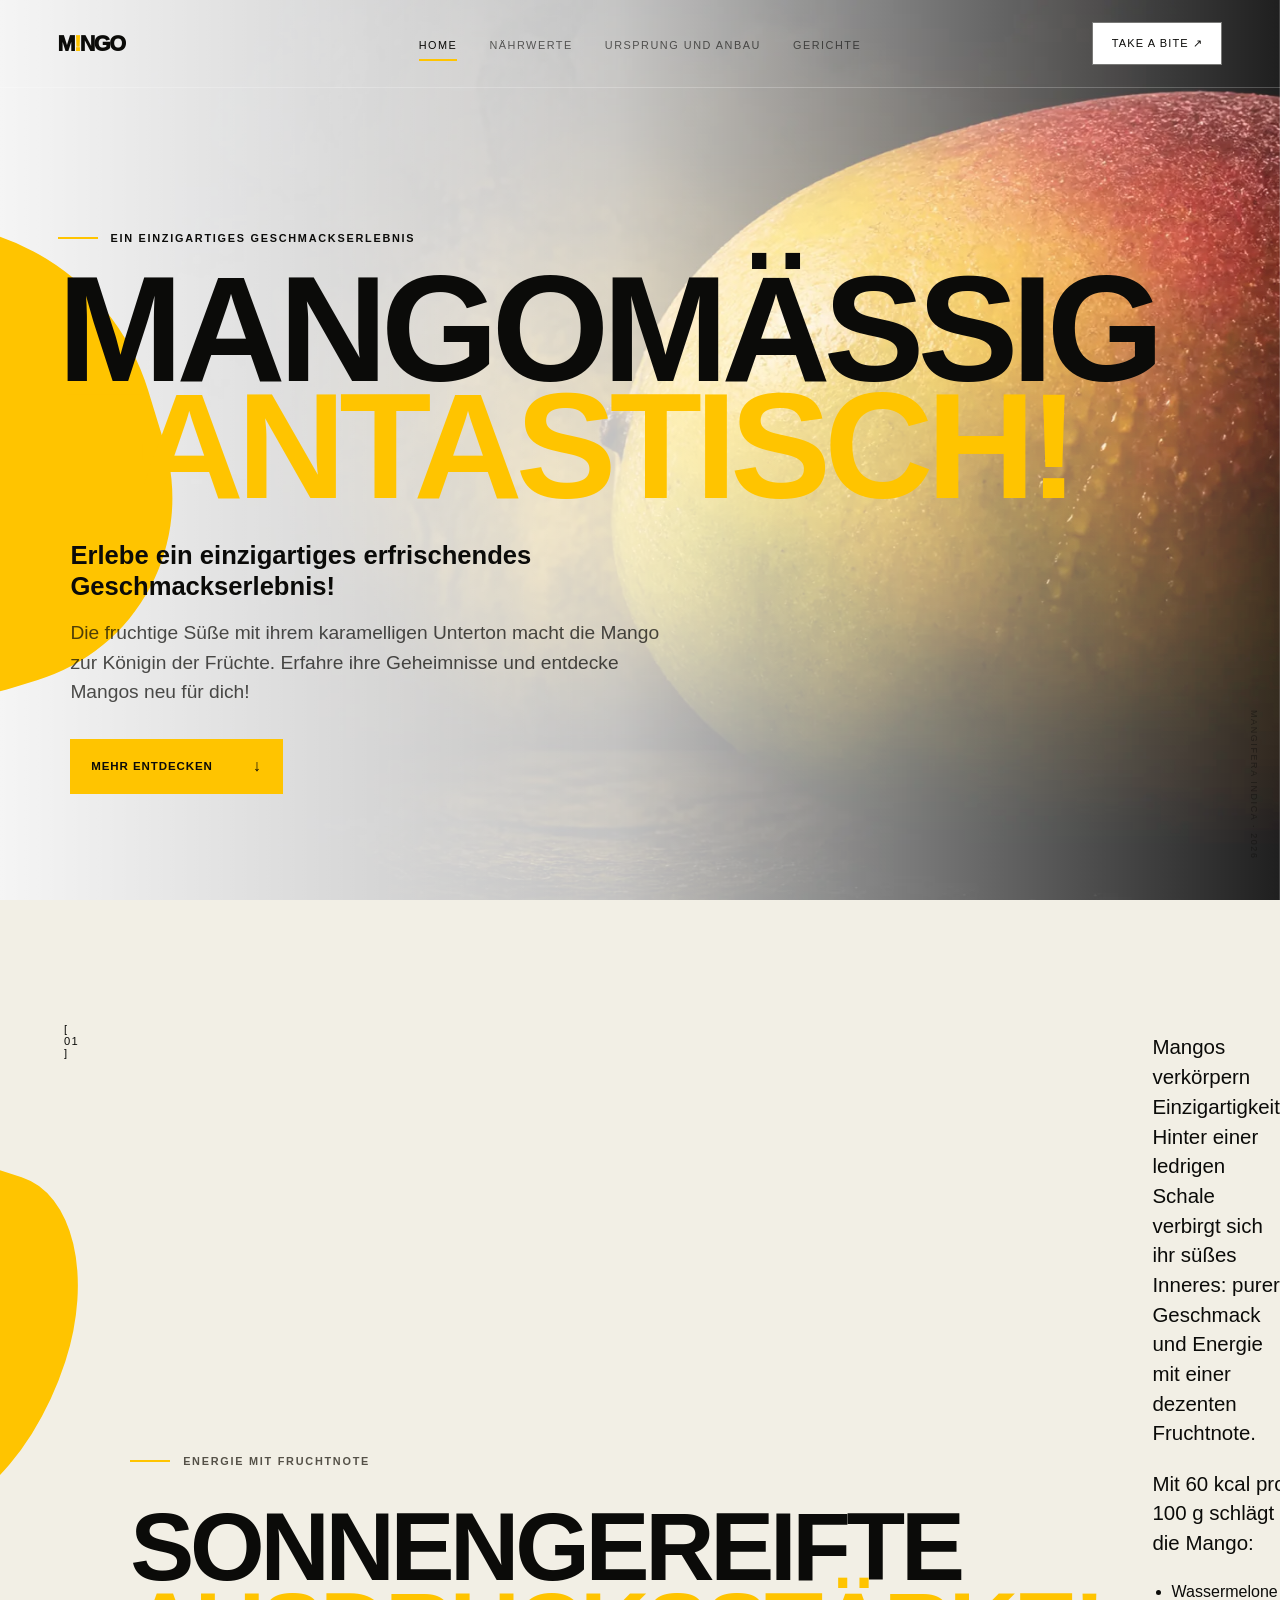
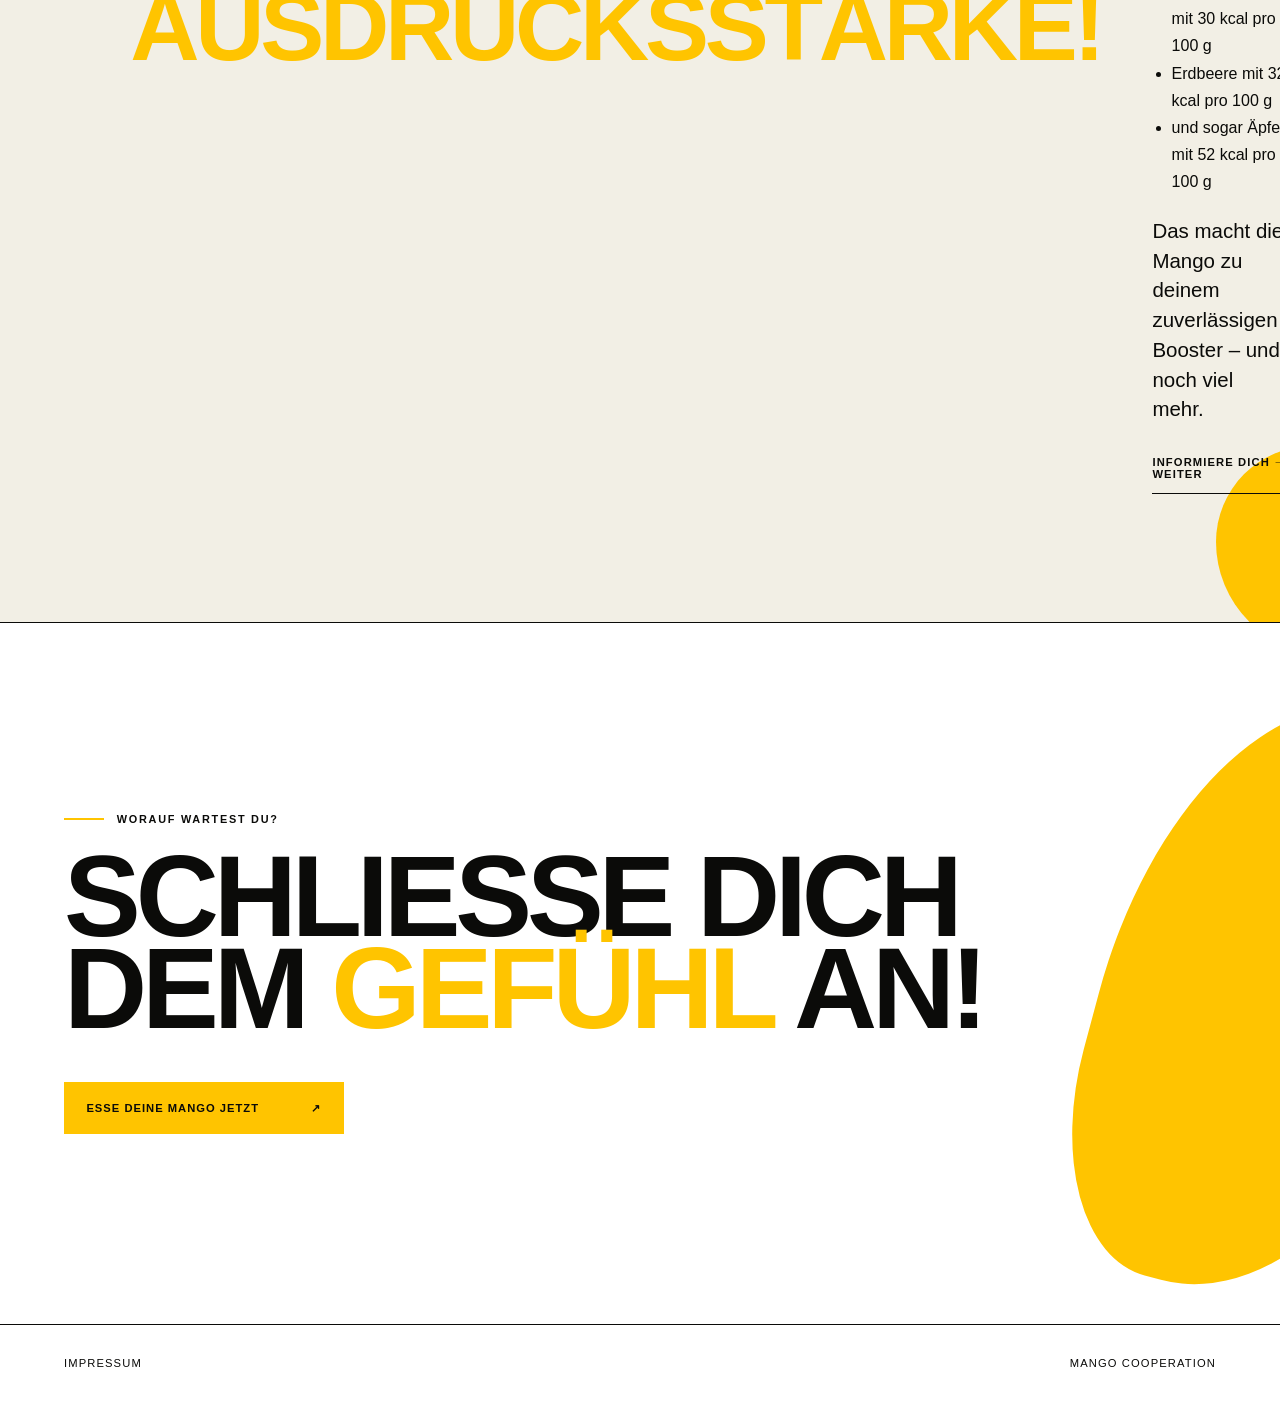
<file: index.html>
<!DOCTYPE html>
<html lang="de">

<head>
    <meta charset="UTF-8">
    <meta name="viewport" content="width=device-width, initial-scale=1.0">
    <title>M!NGO – Mangomäßig fantastisch!</title>
    <meta
        name="description"
        content="Entdecke den einzigartigen Geschmack der Mango, ihre Energie und ihre Geheimnisse."
    >
    <meta property="og:image" content="assets/og.webp">
    <link rel="stylesheet" href="styles.css">
</head>

<body>

    <main>

        <section class="hero">

            <nav class="site-nav" aria-label="Hauptnavigation">

                <a class="brand" href="index.html" aria-label="Mango Startseite">
                    M<span>!</span>NGO
                </a>

                <ul class="nav-links">
                    <li><a class="active" href="index.html">Home</a></li>
                    <li><a href="nutrition.html">Nährwerte</a></li>
                    <li><a href="ursprung.html">Ursprung und Anbau</a></li>
                    <li><a href="gerichte.html">Gerichte</a></li>
                </ul>

                <a class="nav-cta" href="bite.html">Take a bite ↗</a>

            </nav>

            <div class="hero-image" aria-hidden="true"></div>
            <div class="hero-glow" aria-hidden="true"></div>

            <div class="hero-content">

                <p class="eyebrow">
                    <span></span>
                    Ein einzigartiges Geschmackserlebnis
                </p>

                <h1>
                    Mangomäßig<br>
                    <em>fantastisch!</em>
                </h1>

                <h2>
                    Erlebe ein einzigartiges erfrischendes Geschmackserlebnis!
                </h2>

                <p class="hero-copy">
                    Die fruchtige Süße mit ihrem karamelligen Unterton macht die Mango zur Königin der Früchte.
                    Erfahre ihre Geheimnisse und entdecke Mangos neu für dich!
                </p>

                <a class="button-primary" href="#mango-article">
                    Mehr entdecken
                    <span>↓</span>
                </a>

            </div>

            <p class="vertical-label">MANGIFERA INDICA · 2026</p>

        </section>

        <article class="manifesto" id="mango-article">

            <p class="section-number">[ 01 ]</p>

            <div>

                <p class="eyebrow dark">
                    <span></span>
                    Energie mit Fruchtnote
                </p>

                <h2>
                    Sonnengereifte<br>
                    <em>Ausdrucksstärke!</em>
                </h2>

            </div>

            <div class="manifesto-copy">

                <p>
                    Mangos verkörpern Einzigartigkeit. Hinter einer ledrigen Schale verbirgt sich ihr süßes
                    Inneres: purer Geschmack und Energie mit einer dezenten Fruchtnote.
                </p>

                <p>Mit 60 kcal pro 100 g schlägt die Mango:</p>

                <ul class="fruit-comparison">
                    <li>Wassermelone mit 30 kcal pro 100 g</li>
                    <li>Erdbeere mit 32 kcal pro 100 g</li>
                    <li>und sogar Äpfel mit 52 kcal pro 100 g</li>
                </ul>

                <p>
                    Das macht die Mango zu deinem zuverlässigen Booster – und noch viel mehr.
                </p>

                <a href="nutrition.html">
                    Informiere dich weiter
                    <span>→</span>
                </a>

            </div>

        </article>

        <section class="home-bite-cta">

            <p class="eyebrow">
                <span></span>
                Worauf wartest du?
            </p>

            <h2>
                Schließe dich<br>
                dem <em>Gefühl</em> an!
            </h2>

            <a href="bite.html">
                Esse deine Mango jetzt
                <span>↗</span>
            </a>

        </section>

    </main>

    <footer class="site-footer">
        <a href="impressum.html">Impressum</a>
        <p>Mango Cooperation</p>
    </footer>

</body>

</html>
</file>
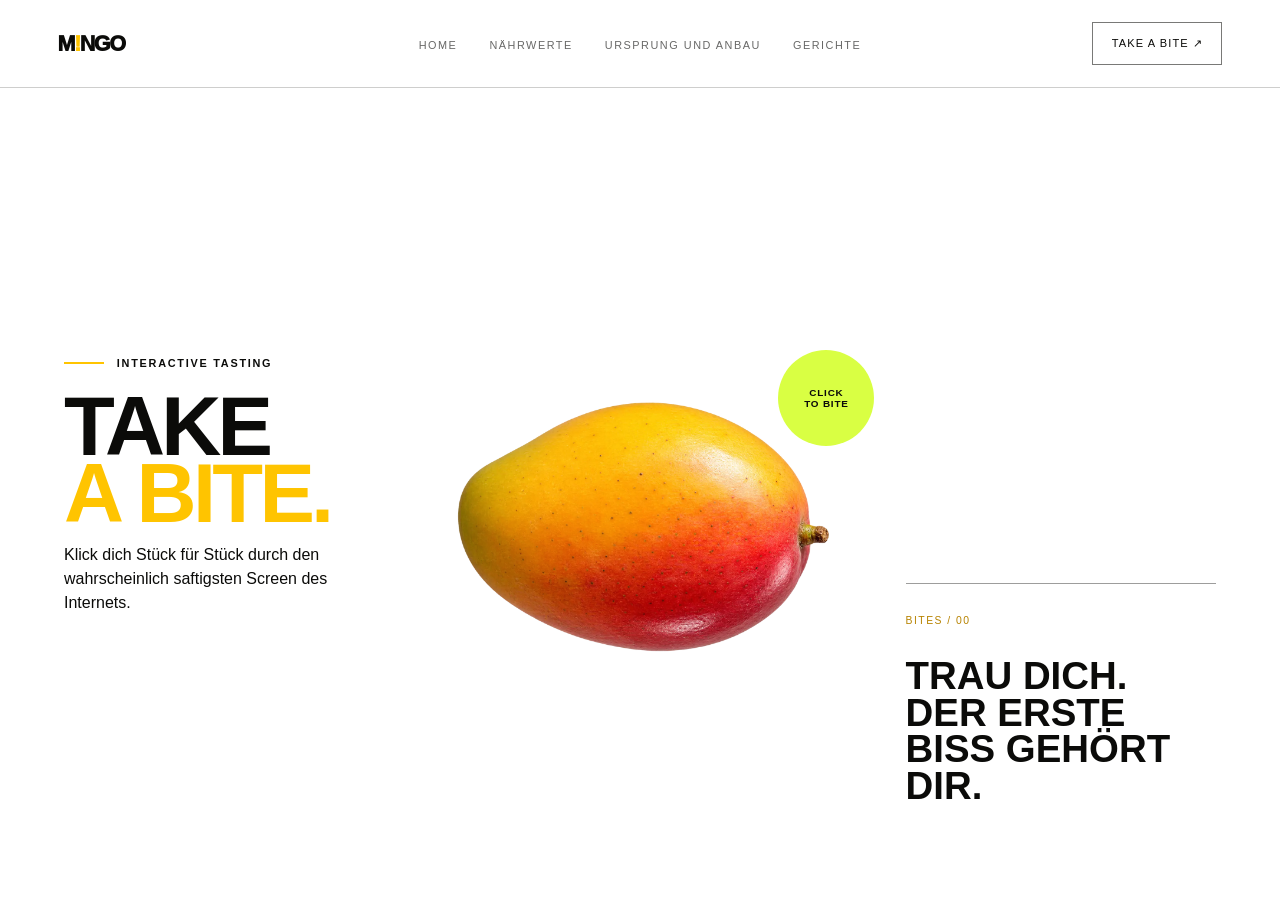
<file: bite.html>
<!DOCTYPE html>
<html lang="de">

<head>
    <meta charset="UTF-8">
    <meta name="viewport" content="width=device-width, initial-scale=1.0">
    <title>Take a Bite – M!NGO</title>
    <link rel="stylesheet" href="styles.css">
    <script src="script.js" defer></script>
</head>

<body class="bite-page">

    <main>

        <nav class="site-nav" aria-label="Hauptnavigation">

            <a class="brand" href="index.html">M<span>!</span>NGO</a>

            <ul class="nav-links">
                <li><a href="index.html">Home</a></li>
                <li><a href="nutrition.html">Nährwerte</a></li>
                <li><a href="ursprung.html">Ursprung und Anbau</a></li>
                <li><a href="gerichte.html">Gerichte</a></li>
            </ul>

            <a class="nav-cta active" href="bite.html">Take a bite ↗</a>

        </nav>

        <header class="bite-intro">

            <p class="eyebrow">
                <span></span>
                Interactive tasting
            </p>

            <h1>
                TAKE<br>
                <em>A BITE.</em>
            </h1>

            <p>
                Klick dich Stück für Stück durch den wahrscheinlich saftigsten Screen des Internets.
            </p>

        </header>

        <section class="bite-stage" aria-label="Interaktive Mango">

            <button
                class="bite-target"
                id="bite-target"
                type="button"
                aria-label="Ein Stück von der Mango abbeißen"
            >

                <span class="mango-frame">
                    <img
                        id="bite-image"
                        src="assets/bite-mango.webp"
                        alt="Eine vollständig sichtbare, reife Mango"
                    >

                    <span class="bite-marks" aria-hidden="true">
                        <span class="bite-mark bite-mark-one"></span>
                        <span class="bite-mark bite-mark-two"></span>
                        <span class="bite-mark bite-mark-three"></span>
                        <span class="bite-mark bite-mark-four"></span>
                        <span class="bite-mark bite-mark-five"></span>
                    </span>
                </span>

                <span class="click-orbit" id="click-orbit">
                    CLICK<br>
                    TO BITE
                </span>

            </button>

        </section>

        <section class="bite-status" aria-live="polite">

            <p id="bite-count">BITES / 00</p>
            <h2 id="bite-message">Trau dich. Der erste Biss gehört dir.</h2>
            <button id="reset-bite" type="button" hidden>Noch eine Mango ↻</button>

        </section>

    </main>

</body>

</html>
</file>
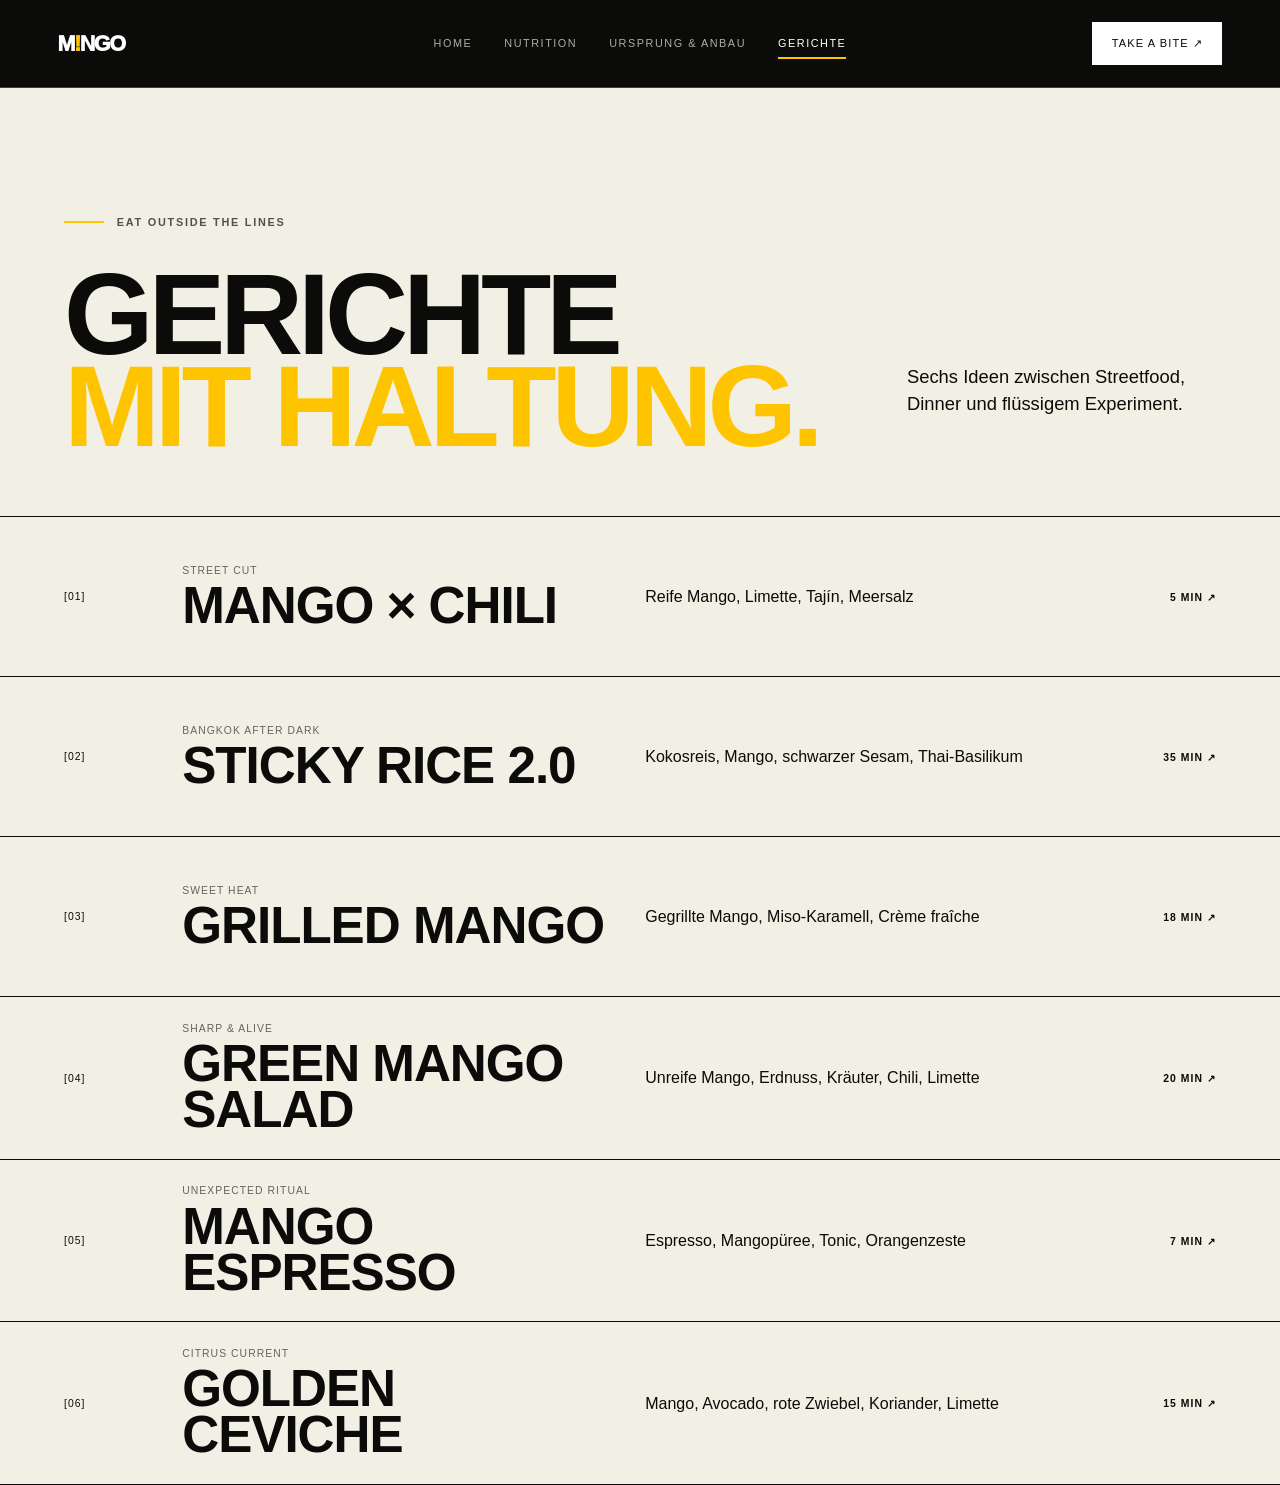
<file: gerichte.html>
<!doctype html>
<html lang="de">
<head><meta charset="utf-8"><meta name="viewport" content="width=device-width, initial-scale=1"><title>Gerichte — M!NGO</title><link rel="stylesheet" href="styles.css"></head>
<body>
<main class="dishes-page">
  <nav class="site-nav" aria-label="Hauptnavigation"><a class="brand" href="index.html">M<span>!</span>NGO</a><div class="nav-links"><a href="index.html">Home</a><a href="nutrition.html">Nutrition</a><a href="ursprung.html">Ursprung &amp; Anbau</a><a class="active" href="gerichte.html">Gerichte</a></div><a class="nav-cta" href="bite.html">Take a bite ↗</a></nav>
  <header class="page-hero dishes-hero"><p class="eyebrow dark"><span></span> Eat outside the lines</p><h1>GERICHTE<br><em>MIT HALTUNG.</em></h1><p>Sechs Ideen zwischen Streetfood, Dinner und flüssigem Experiment.</p></header>
  <section class="dish-list">
    <article class="dish"><p class="dish-id">[01]</p><div><p class="dish-kicker">Street cut</p><h2>Mango × Chili</h2></div><p class="ingredients">Reife Mango, Limette, Tajín, Meersalz</p><p class="dish-time">5 MIN ↗</p></article>
    <article class="dish"><p class="dish-id">[02]</p><div><p class="dish-kicker">Bangkok after dark</p><h2>Sticky Rice 2.0</h2></div><p class="ingredients">Kokosreis, Mango, schwarzer Sesam, Thai-Basilikum</p><p class="dish-time">35 MIN ↗</p></article>
    <article class="dish"><p class="dish-id">[03]</p><div><p class="dish-kicker">Sweet heat</p><h2>Grilled Mango</h2></div><p class="ingredients">Gegrillte Mango, Miso-Karamell, Crème fraîche</p><p class="dish-time">18 MIN ↗</p></article>
    <article class="dish"><p class="dish-id">[04]</p><div><p class="dish-kicker">Sharp &amp; alive</p><h2>Green Mango Salad</h2></div><p class="ingredients">Unreife Mango, Erdnuss, Kräuter, Chili, Limette</p><p class="dish-time">20 MIN ↗</p></article>
    <article class="dish"><p class="dish-id">[05]</p><div><p class="dish-kicker">Unexpected ritual</p><h2>Mango Espresso</h2></div><p class="ingredients">Espresso, Mangopüree, Tonic, Orangenzeste</p><p class="dish-time">7 MIN ↗</p></article>
    <article class="dish"><p class="dish-id">[06]</p><div><p class="dish-kicker">Citrus current</p><h2>Golden Ceviche</h2></div><p class="ingredients">Mango, Avocado, rote Zwiebel, Koriander, Limette</p><p class="dish-time">15 MIN ↗</p></article>
  </section>
</main>
</body>
</html>
</file>
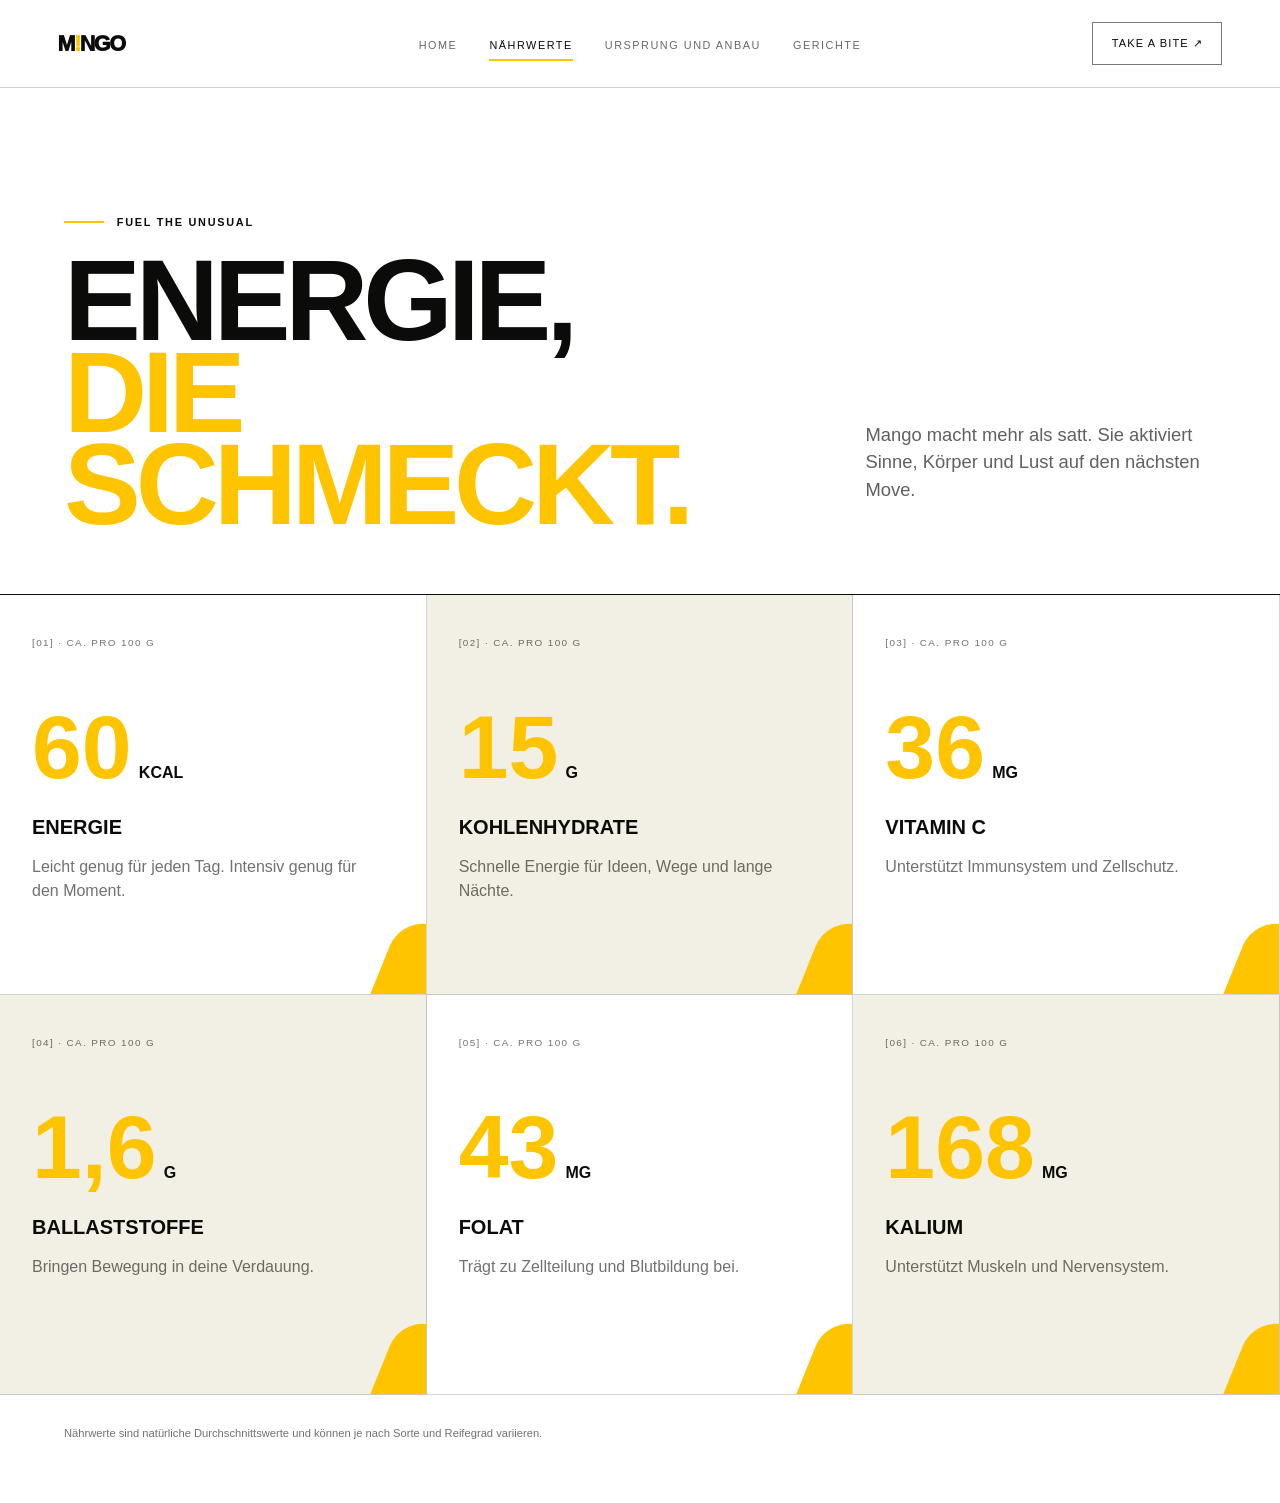
<file: nutrition.html>
<!DOCTYPE html>
<html lang="de">

<head>
    <meta charset="UTF-8">
    <meta name="viewport" content="width=device-width, initial-scale=1.0">
    <title>Nährwerte – M!NGO</title>
    <link rel="stylesheet" href="styles.css">
</head>

<body class="nutrition-page">

    <main>

        <nav class="site-nav" aria-label="Hauptnavigation">

            <a class="brand" href="index.html">M<span>!</span>NGO</a>

            <ul class="nav-links">
                <li><a href="index.html">Home</a></li>
                <li><a class="active" href="nutrition.html">Nährwerte</a></li>
                <li><a href="ursprung.html">Ursprung und Anbau</a></li>
                <li><a href="gerichte.html">Gerichte</a></li>
            </ul>

            <a class="nav-cta" href="bite.html">Take a bite ↗</a>

        </nav>

        <header class="page-hero nutrition-hero">

            <p class="eyebrow">
                <span></span>
                Fuel the unusual
            </p>

            <h1>
                ENERGIE,<br>
                <em>DIE SCHMECKT.</em>
            </h1>

            <p>
                Mango macht mehr als satt. Sie aktiviert Sinne, Körper und Lust auf den nächsten Move.
            </p>

        </header>

        <section class="nutrient-grid">

            <article class="nutrient-card">
                <p class="nutrient-id">[01] · ca. pro 100 g</p>
                <p class="nutrient-value">60<small>kcal</small></p>
                <h2>Energie</h2>
                <p>Leicht genug für jeden Tag. Intensiv genug für den Moment.</p>
            </article>

            <article class="nutrient-card">
                <p class="nutrient-id">[02] · ca. pro 100 g</p>
                <p class="nutrient-value">15<small>g</small></p>
                <h2>Kohlenhydrate</h2>
                <p>Schnelle Energie für Ideen, Wege und lange Nächte.</p>
            </article>

            <article class="nutrient-card">
                <p class="nutrient-id">[03] · ca. pro 100 g</p>
                <p class="nutrient-value">36<small>mg</small></p>
                <h2>Vitamin C</h2>
                <p>Unterstützt Immunsystem und Zellschutz.</p>
            </article>

            <article class="nutrient-card">
                <p class="nutrient-id">[04] · ca. pro 100 g</p>
                <p class="nutrient-value">1,6<small>g</small></p>
                <h2>Ballaststoffe</h2>
                <p>Bringen Bewegung in deine Verdauung.</p>
            </article>

            <article class="nutrient-card">
                <p class="nutrient-id">[05] · ca. pro 100 g</p>
                <p class="nutrient-value">43<small>µg</small></p>
                <h2>Folat</h2>
                <p>Trägt zu Zellteilung und Blutbildung bei.</p>
            </article>

            <article class="nutrient-card">
                <p class="nutrient-id">[06] · ca. pro 100 g</p>
                <p class="nutrient-value">168<small>mg</small></p>
                <h2>Kalium</h2>
                <p>Unterstützt Muskeln und Nervensystem.</p>
            </article>

        </section>

        <p class="nutrition-note">
            Nährwerte sind natürliche Durchschnittswerte und können je nach Sorte und Reifegrad variieren.
        </p>

    </main>

</body>

</html>
</file>
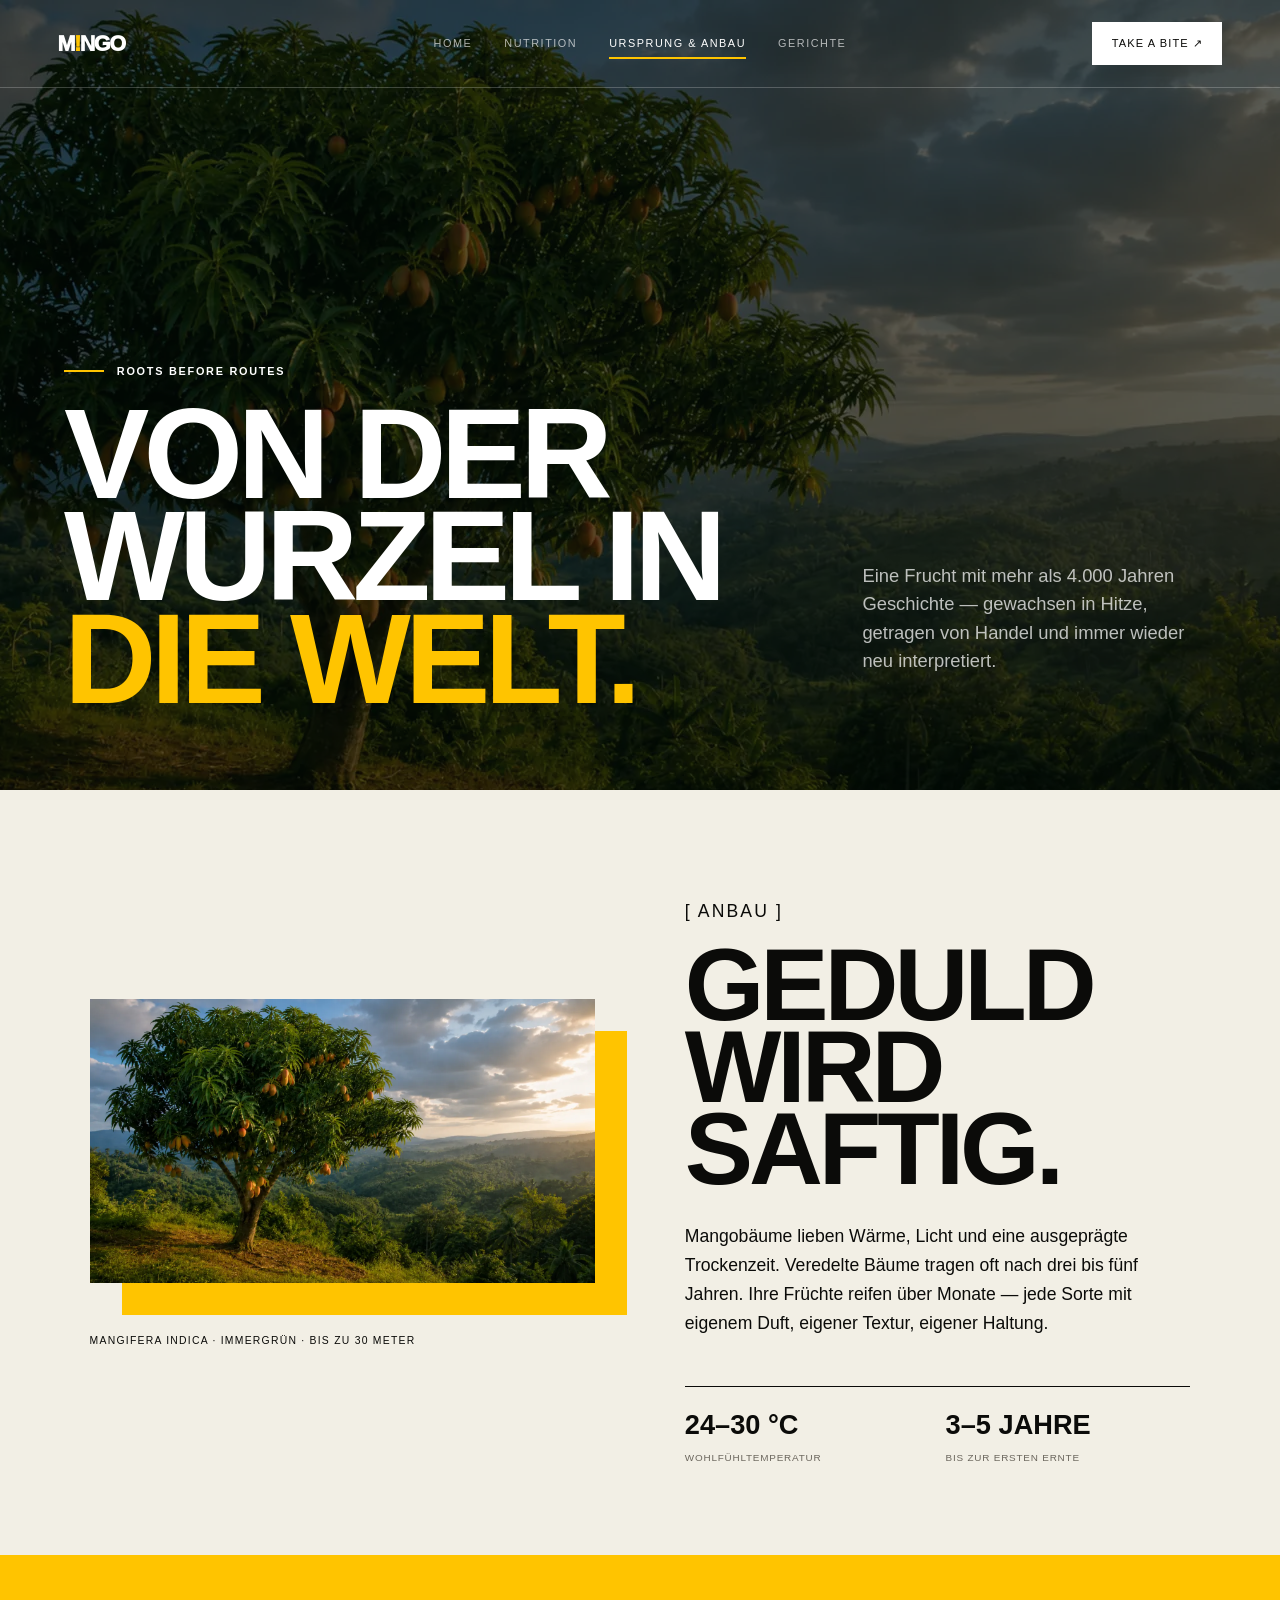
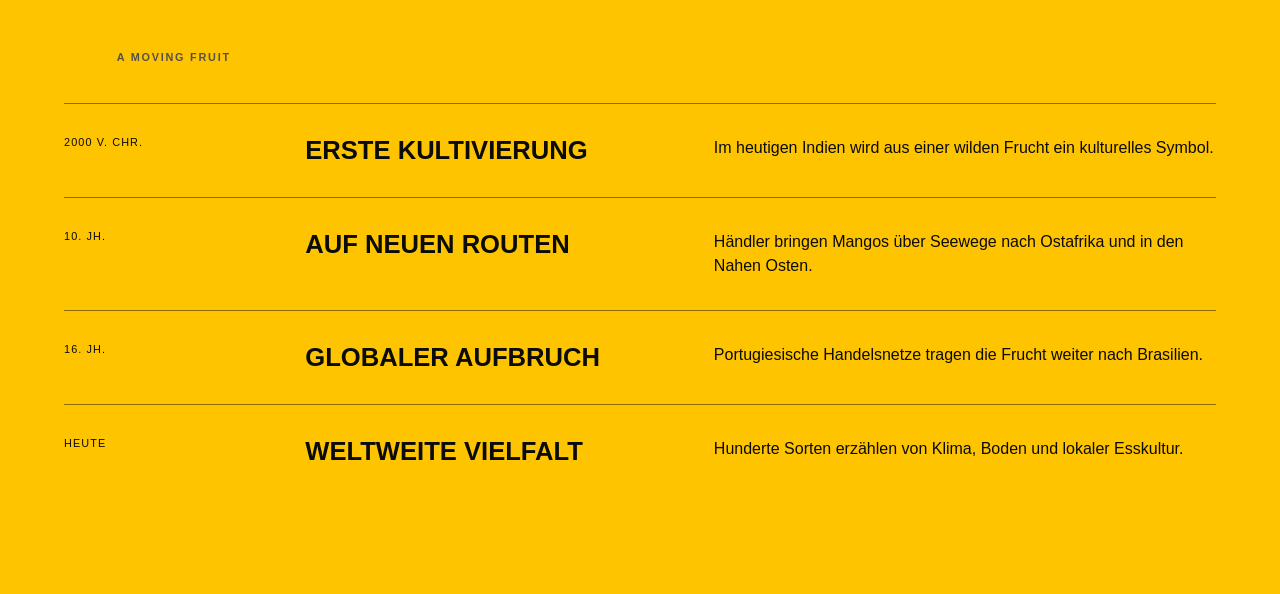
<file: ursprung.html>
<!doctype html>
<html lang="de">
<head><meta charset="utf-8"><meta name="viewport" content="width=device-width, initial-scale=1"><title>Ursprung &amp; Anbau — M!NGO</title><link rel="stylesheet" href="styles.css"></head>
<body>
<main class="origin-page">
  <nav class="site-nav" aria-label="Hauptnavigation"><a class="brand" href="index.html">M<span>!</span>NGO</a><div class="nav-links"><a href="index.html">Home</a><a href="nutrition.html">Nutrition</a><a class="active" href="ursprung.html">Ursprung &amp; Anbau</a><a href="gerichte.html">Gerichte</a></div><a class="nav-cta" href="bite.html">Take a bite ↗</a></nav>
  <header class="origin-hero"><div><p class="eyebrow"><span></span> Roots before routes</p><h1>VON DER<br>WURZEL IN<br><em>DIE WELT.</em></h1></div><p>Eine Frucht mit mehr als 4.000 Jahren Geschichte — gewachsen in Hitze, getragen von Handel und immer wieder neu interpretiert.</p></header>
  <section class="tree-story">
    <figure><img src="assets/mangotree.webp" alt="Voll ausgewachsener Mangobaum mit reifen Früchten"><figcaption>Mangifera indica · immergrün · bis zu 30 Meter</figcaption></figure>
    <div class="tree-copy"><p class="section-number">[ ANBAU ]</p><h2>Geduld<br>wird saftig.</h2><p>Mangobäume lieben Wärme, Licht und eine ausgeprägte Trockenzeit. Veredelte Bäume tragen oft nach drei bis fünf Jahren. Ihre Früchte reifen über Monate — jede Sorte mit eigenem Duft, eigener Textur, eigener Haltung.</p><div class="conditions"><span>24–30 °C<br><small>Wohlfühltemperatur</small></span><span>3–5 Jahre<br><small>bis zur ersten Ernte</small></span></div></div>
  </section>
  <section class="timeline"><p class="eyebrow dark"><span></span> A moving fruit</p>
    <article><p>2000 v. Chr.</p><h3>Erste Kultivierung</h3><span>Im heutigen Indien wird aus einer wilden Frucht ein kulturelles Symbol.</span></article>
    <article><p>10. Jh.</p><h3>Auf neuen Routen</h3><span>Händler bringen Mangos über Seewege nach Ostafrika und in den Nahen Osten.</span></article>
    <article><p>16. Jh.</p><h3>Globaler Aufbruch</h3><span>Portugiesische Handelsnetze tragen die Frucht weiter nach Brasilien.</span></article>
    <article><p>Heute</p><h3>Weltweite Vielfalt</h3><span>Hunderte Sorten erzählen von Klima, Boden und lokaler Esskultur.</span></article>
  </section>
</main>
</body>
</html>
</file>
<file: styles.css>
:root {
  --ink: #0b0b09; --paper: #f2efe5; --mango: #ffc400; --acid: #d9ff43; --line: rgba(255, 255, 255, 0.22);
  --background: var(--paper); --foreground: var(--ink); --card: #f8f5eb; --card-foreground: var(--ink);
  --popover: #f8f5eb; --popover-foreground: var(--ink); --primary: var(--ink); --primary-foreground: #fff;
  --secondary: var(--mango); --secondary-foreground: var(--ink); --muted: #ddd8c8; --muted-foreground: #5e5b52;
  --accent: var(--acid); --accent-foreground: var(--ink); --destructive: #d83a20; --border: #bdb8a9;
  --input: #bdb8a9; --ring: var(--mango); --radius: 0.25rem;
}
* { box-sizing: border-box; }
html { scroll-behavior: smooth; }
body { margin: 0; background: var(--paper); color: var(--ink); font-family: Arial, Helvetica, sans-serif; }
a { color: inherit; text-decoration: none; }
.hero { position: relative; min-height: 100svh; overflow: hidden; isolation: isolate; background: #fff; color: var(--ink); }
.hero-image { position: absolute; inset: 0; z-index: -3; background: url('assets/hero-mango.webp') center/cover no-repeat; animation: heroReveal 1.2s cubic-bezier(.16,1,.3,1) both; }
.hero::after { content: ''; position: absolute; inset: 0; z-index: -2; background: linear-gradient(90deg, rgba(255,255,255,.96) 0%, rgba(255,255,255,.76) 48%, rgba(255,255,255,.12)); }
.hero-glow { position: absolute; z-index: -1; width: 30rem; height: 30rem; left: -20rem; top: 25%; border-radius: 48% 52% 42% 58%; background: var(--mango); transform: rotate(-17deg); }
.site-nav { height: 88px; display: grid; grid-template-columns: 1fr auto 1fr; align-items: center; gap: 2rem; padding: 0 4.5vw; border-bottom: 1px solid var(--line); position: relative; z-index: 10; }
.brand { font-size: 1.35rem; font-weight: 950; letter-spacing: -.07em; }
.brand span { color: var(--mango); }
.nav-links { display: flex; gap: clamp(1.1rem, 2.5vw, 3rem); margin: 0; padding: 0; list-style: none; }
.nav-links a { font-size: .68rem; text-transform: uppercase; letter-spacing: .14em; padding: .5rem 0; color: rgba(11,11,9,.62); }
.nav-links a:hover, .nav-links a.active { color: var(--ink); }
.nav-links a.active { border-bottom: 2px solid var(--mango); }
.nav-cta { justify-self: end; font-size: .69rem; letter-spacing: .1em; text-transform: uppercase; border: 1px solid rgba(11,11,9,.55); padding: .85rem 1.15rem; transition: .25s ease; }
.nav-cta:hover { background: var(--mango); color: var(--ink); border-color: var(--mango); }
.page-dark .nav-links a,
.bite-page .nav-links a,
.origin-page .nav-links a,
.dishes-page .nav-links a { color: rgba(255,255,255,.66); }
.page-dark .nav-links a:hover,
.page-dark .nav-links a.active,
.bite-page .nav-links a:hover,
.bite-page .nav-links a.active,
.origin-page .nav-links a:hover,
.origin-page .nav-links a.active,
.dishes-page .nav-links a:hover,
.dishes-page .nav-links a.active { color: #fff; }
.page-dark .nav-cta,
.bite-page .nav-cta,
.origin-page .nav-cta,
.dishes-page .nav-cta { border-color: rgba(255,255,255,.55); }
.hero-content { max-width: 780px; padding: clamp(7rem, 16vh, 11rem) 4.5vw 5rem; }
.eyebrow { display: flex; align-items: center; gap: .8rem; margin: 0 0 1.6rem; font-size: .68rem; font-weight: 700; letter-spacing: .16em; text-transform: uppercase; }
.eyebrow span { width: 2.5rem; height: 2px; background: var(--mango); }
.hero h1, .manifesto h2 { margin: 0; font-family: Impact, Haettenschweiler, 'Arial Narrow Bold', sans-serif; font-size: clamp(5rem, 11.8vw, 11rem); font-weight: 900; line-height: .78; letter-spacing: -.045em; text-transform: uppercase; }
.hero h1 em, .manifesto h2 em { color: var(--mango); font-style: normal; }
.hero-content h2 { max-width: 39rem; margin: 2.2rem 0 0 1vw; font-size: clamp(1.25rem, 2vw, 1.8rem); line-height: 1.2; }
.hero-copy { max-width: 38rem; margin: 1rem 0 0 1vw; font-size: clamp(1rem, 1.5vw, 1.2rem); line-height: 1.55; color: rgba(11,11,9,.72); }
.hero-actions { display: flex; align-items: center; gap: 2.3rem; margin: 2rem 0 0 1vw; }
.button-primary { display: inline-flex; align-items: center; gap: 2.5rem; padding: 1.15rem 1.3rem; background: var(--mango); color: var(--ink); text-transform: uppercase; font-size: .72rem; font-weight: 800; letter-spacing: .08em; transition: transform .2s ease, background .2s ease; }
.button-primary:hover { background: var(--acid); transform: translateY(-3px); }
.button-primary span { font-size: 1rem; }
.hero-content > .button-primary { margin: 2rem 0 0 1vw; }
.hero-actions p { margin: 0; color: rgba(11,11,9,.48); text-transform: uppercase; font-size: .58rem; line-height: 1.5; letter-spacing: .13em; }
.vertical-label { position: absolute; right: 1.3rem; bottom: 2.5rem; margin: 0; color: rgba(11,11,9,.45); font-size: .56rem; letter-spacing: .18em; writing-mode: vertical-rl; }
.manifesto { display: grid; grid-template-columns: .35fr 1.4fr .8fr; gap: 4vw; min-height: 80vh; align-items: center; padding: 7rem 5vw; position: relative; overflow: hidden; }
.manifesto::before, .manifesto::after { content: ''; position: absolute; z-index: -1; background: var(--mango); }
.manifesto::before { width: 14rem; height: 23rem; left: -10rem; top: 20%; border-radius: 45% 55% 70% 30%; transform: rotate(18deg); }
.manifesto::after { width: 13rem; height: 13rem; right: -9rem; bottom: -2rem; border-radius: 60% 40% 30% 70%; }
.section-number { align-self: start; font-size: .7rem; letter-spacing: .12em; }
.eyebrow.dark { margin-bottom: 2.5rem; color: #555148; }
.manifesto h2 { font-size: clamp(3.7rem, 7.5vw, 7.5rem); line-height: .83; }
.manifesto-copy { align-self: end; padding-bottom: 1rem; }
.manifesto-copy > p { font-size: clamp(1.1rem, 1.6vw, 1.45rem); line-height: 1.45; }
.fruit-comparison { padding-left: 1.2rem; line-height: 1.7; }
.manifesto-copy a { margin-top: 2rem; display: flex; justify-content: space-between; border-bottom: 1px solid var(--ink); padding: 0 0 .8rem; font-size: .7rem; font-weight: 800; letter-spacing: .1em; text-transform: uppercase; }
@keyframes heroReveal { from { opacity: 0; transform: scale(1.06); } to { opacity: 1; transform: scale(1); } }
@media (max-width: 850px) {
  .site-nav { grid-template-columns: 1fr auto; height: 74px; } .nav-links { display: none; } .hero-content { padding-top: 16vh; }
  .hero h1 { font-size: clamp(4.5rem, 20vw, 8rem); } .hero-image { background-position: 63% center; opacity: .78; }
  .manifesto { grid-template-columns: 1fr; gap: 2rem; min-height: auto; } .section-number { display: none; } .manifesto-copy { max-width: 34rem; }
}
@media (max-width: 520px) {
  .site-nav { padding-inline: 1.2rem; } .nav-cta { padding: .7rem .8rem; font-size: .58rem; } .hero-content { padding-inline: 1.2rem; }
  .hero h1 { font-size: 4.25rem; } .hero-copy, .hero-actions { margin-left: 0; } .hero-actions { align-items: flex-start; flex-direction: column; gap: 1.2rem; }
  .manifesto { padding: 5rem 1.2rem; }
}

/* Shared editorial pages */
.page-dark, .bite-page { min-height: 100vh; background: var(--ink); color: #fff; }
.page-hero { padding: clamp(5rem, 10vw, 9rem) 5vw 4rem; }
.page-hero h1, .origin-hero h1, .bite-page header h1, .home-bite-cta h2 {
  margin: 0; font: 900 clamp(4.4rem, 10vw, 9.5rem)/.8 Impact, Haettenschweiler, 'Arial Narrow Bold', sans-serif;
  letter-spacing: -.045em; text-transform: uppercase;
}
.page-hero h1 em, .origin-hero h1 em, .bite-page header h1 em, .home-bite-cta h2 em { color: var(--mango); font-style: normal; }
.page-hero > p:last-child { max-width: 34rem; font-size: 1.15rem; line-height: 1.5; }

/* Nutrition */
.nutrition-hero { display: grid; grid-template-columns: 1.6fr .7fr; align-items: end; border-bottom: 1px solid rgba(255,255,255,.18); }
.nutrition-hero .eyebrow { grid-column: 1 / -1; }
.nutrition-hero h1 { font-size: clamp(4.4rem, 9vw, 9rem); }
.nutrition-hero > p:last-child { padding-bottom: .5rem; color: rgba(255,255,255,.65); }
.nutrient-grid { display: grid; grid-template-columns: repeat(3,1fr); }
.nutrient-card { position: relative; min-height: 25rem; padding: 2rem; border-right: 1px solid rgba(255,255,255,.16); border-bottom: 1px solid rgba(255,255,255,.16); overflow: hidden; }
.nutrient-card:nth-child(even) { background: #151512; }
.nutrient-card::after { content: ''; position: absolute; width: 7rem; height: 7rem; right: -4rem; bottom: -3rem; border-radius: 41% 59% 70% 30%; background: var(--mango); transform: rotate(22deg); }
.nutrient-id { color: rgba(255,255,255,.42); font-size: .62rem; letter-spacing: .14em; text-transform: uppercase; }
.nutrient-value { margin: 4rem 0 2rem; font: 900 clamp(4rem,7vw,7.5rem)/.8 Impact, sans-serif; color: var(--mango); }
.nutrient-value small { margin-left: .45rem; font: 700 1rem/1 Arial, sans-serif; color: #fff; text-transform: uppercase; }
.nutrient-card h2 { margin: 0 0 .7rem; font-size: 1.25rem; text-transform: uppercase; }
.nutrient-card > p:last-of-type { max-width: 22rem; color: rgba(255,255,255,.6); line-height: 1.5; }
.nutrition-note { margin: 0; padding: 2rem 5vw 4rem; color: rgba(255,255,255,.38); font-size: .7rem; }

/* Origin */
.origin-page { color: #fff; background: #07120b url('assets/mangotree.webp') center top/cover fixed no-repeat; }
.origin-page::before { content: ''; position: fixed; inset: 0; z-index: 0; background: rgba(2,10,5,.66); pointer-events: none; }
.origin-page > * { position: relative; z-index: 1; }
.origin-hero { min-height: 78vh; display: grid; grid-template-columns: 1.35fr .65fr; align-items: end; gap: 5vw; padding: 7rem 5vw 5rem; }
.origin-hero > p { max-width: 31rem; padding-bottom: 1rem; color: rgba(255,255,255,.72); font-size: 1.15rem; line-height: 1.55; }
.tree-story { display: grid; grid-template-columns: 1fr 1fr; background: var(--paper); color: var(--ink); padding: 7vw; gap: 7vw; align-items: center; }
.tree-story figure { margin: 0; }
.tree-story img { width: 100%; max-height: 850px; object-fit: cover; box-shadow: 2rem 2rem 0 var(--mango); }
.tree-story figcaption { margin-top: 3rem; font-size: .65rem; text-transform: uppercase; letter-spacing: .12em; }
.tree-copy h2 { margin: 1rem 0 2rem; font: 900 clamp(4rem,8vw,8rem)/.8 Impact, sans-serif; text-transform: uppercase; letter-spacing: -.04em; }
.tree-copy > p { font-size: 1.1rem; line-height: 1.65; }
.conditions { display: grid; grid-template-columns: 1fr 1fr; gap: 1rem; margin-top: 3rem; border-top: 1px solid var(--ink); padding-top: 1.5rem; }
.conditions span { font: 900 1.7rem/1 Impact, sans-serif; text-transform: uppercase; }
.conditions small { font: 400 .62rem/1.2 Arial, sans-serif; color: #6b665d; letter-spacing: .08em; }
.timeline { background: var(--mango); color: var(--ink); padding: 6rem 5vw; }
.timeline article { display: grid; grid-template-columns: .5fr .9fr 1.2fr; gap: 2rem; padding: 2rem 0; border-top: 1px solid rgba(0,0,0,.45); }
.timeline article > p { margin: 0; font-size: .68rem; letter-spacing: .1em; text-transform: uppercase; }
.timeline h3 { margin: 0; font-size: 1.6rem; text-transform: uppercase; }
.timeline article > span { max-width: 36rem; line-height: 1.5; }

/* Dishes */
.dishes-page { min-height: 100vh; background: var(--paper); }
.dishes-page .site-nav { background: var(--ink); color: #fff; }
.dishes-hero { display: grid; grid-template-columns: 1.5fr .55fr; align-items: end; border-bottom: 1px solid var(--ink); }
.dishes-hero .eyebrow { grid-column: 1/-1; }
.dishes-hero h1 { font-size: clamp(4.4rem, 9vw, 9rem); }
.dishes-hero > p:last-child { padding-bottom: 1rem; }
.dish { display: grid; grid-template-columns: .2fr 1fr 1fr .25fr; gap: 2rem; align-items: center; min-height: 10rem; padding: 1.6rem 5vw; border-bottom: 1px solid var(--ink); transition: background .25s, padding .25s; }
.dish:hover { background: var(--mango); padding-left: 6vw; }
.dish-id, .dish-kicker, .dish-time { font-size: .65rem; letter-spacing: .1em; text-transform: uppercase; }
.dish-kicker { margin: 0 0 .45rem; color: #69645b; }
.dish h2 { margin: 0; font: 900 clamp(2rem,4vw,4rem)/.9 Impact, sans-serif; text-transform: uppercase; letter-spacing: -.02em; }
.ingredients { max-width: 27rem; line-height: 1.45; }
.dish-time { justify-self: end; font-weight: 800; }

/* Bite experience */
.bite-page { position: relative; overflow-x: hidden; overflow-y: auto; }
.bite-page main { min-height: 100svh; display: grid; grid-template-columns: minmax(320px,.72fr) minmax(0,1.28fr); grid-template-rows: auto 1fr; }
.bite-page .site-nav { grid-column: 1 / -1; }
.bite-page header { grid-column: 1; grid-row: 2; align-self: center; padding: 3rem 2vw 3rem 5vw; }
.bite-page header h1 { font-size: clamp(4rem,6.5vw,7rem); }
.bite-page header > p:last-child { max-width: 34rem; color: rgba(255,255,255,.6); line-height: 1.5; }
.bite-stage { grid-column: 2; grid-row: 2; display: grid; grid-template-columns: 1fr; align-content: center; gap: 1.5rem; min-height: 0; padding: 3rem 5vw 3rem 2vw; }
.bite-target { position: relative; padding: 0; border: 0; background: transparent; cursor: pointer; }
.bite-target:focus-visible { outline: 3px solid var(--acid); outline-offset: 8px; }
.bite-target:disabled { cursor: default; }
.bite-target img { display: block; width: 100%; max-height: 48vh; object-fit: cover; object-position: 70% center; transition: clip-path .5s cubic-bezier(.16,1,.3,1), opacity .4s; }
.click-orbit { position: absolute; right: -1.5rem; top: -1.5rem; display: grid; place-items: center; width: 6rem; height: 6rem; border-radius: 50%; background: var(--acid); color: var(--ink); font-size: .62rem; font-weight: 900; line-height: 1.15; letter-spacing: .08em; animation: orbit 3s ease-in-out infinite; }
.bite-status { border-top: 1px solid rgba(255,255,255,.4); padding-top: 1.3rem; }
.bite-status > p { color: var(--mango); font-size: .65rem; letter-spacing: .14em; }
.bite-status h2 { font: 900 clamp(2rem,4vw,4rem)/.95 Impact, sans-serif; text-transform: uppercase; }
.bite-status button { border: 1px solid #fff; background: transparent; color: #fff; padding: .9rem 1.2rem; text-transform: uppercase; letter-spacing: .08em; cursor: pointer; }
@keyframes orbit { 50% { transform: translateY(-8px) rotate(4deg); } }

/* Home final CTA */
.home-bite-cta { min-height: 78vh; padding: 7rem 5vw; display: grid; align-content: center; background: #fff; color: var(--ink); border-top: 1px solid var(--ink); position: relative; overflow: hidden; }
.home-bite-cta::after { content: ''; position: absolute; width: 22rem; height: 38rem; right: -11rem; top: 10%; border-radius: 60% 40% 65% 35%; background: var(--mango); transform: rotate(15deg); }
.home-bite-cta h2 { font-size: clamp(4rem,9vw,9rem); }
.home-bite-cta > a { margin-top: 3rem; width: fit-content; padding: 1.2rem 1.4rem; background: var(--mango); color: var(--ink); font-size: .7rem; font-weight: 800; letter-spacing: .09em; text-transform: uppercase; }
.home-bite-cta > a span { margin-left: 3rem; }
.site-footer { display: flex; justify-content: space-between; align-items: center; gap: 2rem; padding: 2rem 5vw; background: #fff; border-top: 1px solid var(--ink); font-size: .7rem; letter-spacing: .1em; text-transform: uppercase; }
.site-footer p { margin: 0; }

@media (max-width: 850px) {
  .nutrition-hero, .dishes-hero, .origin-hero, .tree-story, .bite-stage { grid-template-columns: 1fr; }
  .nutrient-grid { grid-template-columns: 1fr 1fr; }
  .origin-hero { min-height: 70vh; }
  .tree-story { padding: 5rem 1.2rem; }
  .tree-story img { box-shadow: 1rem 1rem 0 var(--mango); }
  .dish { grid-template-columns: .15fr 1fr .25fr; }
  .ingredients { grid-column: 2/3; margin-top: -1rem; }
  .dish-time { grid-column: 3; grid-row: 1; }
  .bite-page main { display: block; min-height: 100svh; }
  .bite-page header { padding: 3.5rem 1.2rem 1.5rem; }
  .bite-page header h1 { font-size: clamp(4rem,18vw,7rem); }
  .bite-stage { padding: 1rem 1.2rem 4rem; }
  .bite-target img { max-height: none; }
}
@media (max-width: 520px) {
  .page-hero, .origin-hero, .bite-page header { padding-inline: 1.2rem; }
  .nutrient-grid { grid-template-columns: 1fr; }
  .nutrient-card { min-height: 21rem; }
  .timeline { padding-inline: 1.2rem; }
  .timeline article { grid-template-columns: 1fr; gap: .7rem; }
  .dish { grid-template-columns: .15fr 1fr; padding-inline: 1.2rem; }
  .dish-time { display: none; } .ingredients { grid-column: 2; }
  .bite-stage { padding-inline: 1.2rem; }
  .click-orbit { right: -.5rem; }
  .home-bite-cta { padding-inline: 1.2rem; }
}

/* Light nutrition page */
.nutrition-page {
  min-height: 100vh;
  background: #fff;
  color: var(--ink);
}
.nutrition-page .site-nav {
  border-bottom-color: rgba(11,11,9,.2);
}
.nutrition-page .nutrition-hero {
  border-bottom-color: var(--ink);
}
.nutrition-page .nutrition-hero > p:last-child {
  color: rgba(11,11,9,.65);
}
.nutrition-page .nutrient-card {
  border-right-color: rgba(11,11,9,.18);
  border-bottom-color: rgba(11,11,9,.18);
}
.nutrition-page .nutrient-card:nth-child(even) {
  background: var(--paper);
}
.nutrition-page .nutrient-id,
.nutrition-page .nutrient-card > p:last-of-type,
.nutrition-page .nutrition-note {
  color: rgba(11,11,9,.58);
}
.nutrition-page .nutrient-value small {
  color: var(--ink);
}

/* Light bite experience */
.bite-page {
  min-height: 100vh;
  overflow-x: hidden;
  overflow-y: auto;
  background: #fff;
  color: var(--ink);
}
.bite-page main {
  position: relative;
  min-height: 100svh;
  display: grid;
  grid-template-columns: minmax(15rem,1fr) minmax(22rem,1.2fr) minmax(15rem,1fr);
  grid-template-rows: auto 1fr;
}
.bite-page .site-nav {
  grid-column: 1 / -1;
  grid-row: 1;
  border-bottom-color: rgba(11,11,9,.2);
}
.bite-page .nav-links a {
  color: rgba(11,11,9,.62);
}
.bite-page .nav-links a:hover,
.bite-page .nav-links a.active {
  color: var(--ink);
}
.bite-page .nav-cta {
  border-color: rgba(11,11,9,.55);
}
.bite-intro {
  grid-column: 1;
  grid-row: 2;
  align-self: center;
  padding: 3rem 2vw 3rem 5vw;
}
.bite-page .bite-intro h1 {
  margin: 0;
  font: 900 clamp(4rem,6.5vw,7rem)/.8 Impact, Haettenschweiler, 'Arial Narrow Bold', sans-serif;
  letter-spacing: -.045em;
  text-transform: uppercase;
}
.bite-page .bite-intro h1 em {
  color: var(--mango);
  font-style: normal;
}
.bite-page .bite-intro > p:last-child {
  max-width: 26rem;
  color: var(--ink);
  line-height: 1.5;
}
.bite-stage {
  grid-column: 2;
  grid-row: 2;
  display: grid;
  place-items: center;
  min-width: 0;
  padding: 2rem;
}
.bite-target {
  position: relative;
  width: min(100%,32rem);
  padding: 0;
  border: 0;
  background: transparent;
  cursor: pointer;
}
.bite-target:focus-visible {
  outline: 3px solid var(--mango);
  outline-offset: 8px;
}
.bite-target:disabled {
  cursor: default;
}
.mango-frame {
  position: relative;
  display: block;
  width: 100%;
  aspect-ratio: 2 / 3;
  overflow: hidden;
}
.bite-target img {
  display: block;
  width: 100%;
  height: 100%;
  object-fit: contain;
}
.bite-marks,
.bite-mark {
  position: absolute;
  inset: 0;
  display: block;
  pointer-events: none;
}
.bite-mark {
  inset: auto;
  width: 3.7rem;
  height: 3.7rem;
  border-radius: 50%;
  background: #fff;
  opacity: 0;
  transform: scale(.2);
  transition: opacity .18s ease, transform .42s cubic-bezier(.16,1,.3,1);
}
.bite-mark::before,
.bite-mark::after {
  content: '';
  position: absolute;
  border-radius: 50%;
  background: #fff;
}
.bite-mark::before {
  width: 92%;
  height: 92%;
  left: -48%;
  top: 45%;
}
.bite-mark::after {
  width: 78%;
  height: 78%;
  left: 20%;
  top: 74%;
}
.bite-mark.visible {
  opacity: 1;
  transform: scale(1);
}
.bite-mark-one {
  right: 14%;
  top: 23%;
}
.bite-mark-two {
  left: 15%;
  top: 39%;
  transform-origin: left center;
}
.bite-mark-three {
  right: 11%;
  top: 50%;
  width: 4.4rem;
  height: 4.4rem;
}
.bite-mark-four {
  left: 18%;
  top: 65%;
  width: 4.8rem;
  height: 4.8rem;
}
.bite-mark-five {
  right: 25%;
  top: 71%;
  width: 5.4rem;
  height: 5.4rem;
}
.click-orbit {
  position: absolute;
  right: -1rem;
  top: 12%;
  display: grid;
  place-items: center;
  width: 6rem;
  height: 6rem;
  border-radius: 50%;
  background: var(--acid);
  color: var(--ink);
  font-size: .62rem;
  font-weight: 900;
  line-height: 1.15;
  letter-spacing: .08em;
  animation: orbit 3s ease-in-out infinite;
}
.bite-status {
  grid-column: 3;
  grid-row: 2;
  align-self: end;
  margin: 0 5vw 4rem 2vw;
  border-top: 1px solid rgba(11,11,9,.4);
  padding-top: 1.3rem;
}
.bite-status > p {
  color: #b78300;
  font-size: .65rem;
  letter-spacing: .14em;
}
.bite-status h2 {
  font: 900 clamp(1.8rem,3vw,3.3rem)/.95 Impact, sans-serif;
  text-transform: uppercase;
}
.bite-status button {
  border: 1px solid var(--ink);
  background: transparent;
  color: var(--ink);
  padding: .9rem 1.2rem;
  text-transform: uppercase;
  letter-spacing: .08em;
  cursor: pointer;
}

@media (max-width: 980px) {
  .bite-page main {
    grid-template-columns: 1fr 1.2fr;
    grid-template-rows: auto auto auto;
  }
  .bite-intro {
    grid-column: 1;
    grid-row: 2;
  }
  .bite-stage {
    grid-column: 2;
    grid-row: 2 / 4;
  }
  .bite-status {
    grid-column: 1;
    grid-row: 3;
    align-self: start;
    margin: 0 2vw 3rem 5vw;
  }
}

@media (max-width: 700px) {
  .bite-page main {
    display: block;
  }
  .bite-intro {
    padding: 3.5rem 1.2rem 1rem;
  }
  .bite-stage {
    padding: 1rem 2rem;
  }
  .bite-target {
    width: min(100%,25rem);
  }
  .bite-status {
    margin: 1rem 1.2rem 3rem;
  }
  .click-orbit {
    right: -1rem;
  }
}

/* Bite refinement: horizontal fruit and advancing zigzag */
.nav-cta {
  background: #fff;
  color: var(--ink);
}
.nav-cta:hover {
  background: var(--mango);
  border-color: var(--mango);
}
.bite-target {
  width: min(115%,44rem);
}
.mango-frame {
  aspect-ratio: 3 / 2;
}
.bite-target img {
  position: absolute;
  left: 16.666%;
  top: 0;
  width: 66.666%;
  height: 100%;
  object-fit: contain;
  transform: rotate(90deg) scale(1.42);
}
.bite-mark {
  display: none;
}
.bite-marks::before {
  content: '';
  position: absolute;
  z-index: 2;
  top: 0;
  right: -1px;
  width: 0;
  height: 100%;
  background: #fff;
  clip-path: polygon(
    100% 0,
    22% 0,
    0 10%,
    27% 21%,
    0 32%,
    27% 43%,
    0 54%,
    27% 65%,
    0 76%,
    27% 88%,
    0 100%,
    100% 100%
  );
  transition: width .55s cubic-bezier(.16,1,.3,1);
}
.bite-target[data-stage="1"] .bite-marks::before {
  width: 24%;
}
.bite-target[data-stage="2"] .bite-marks::before {
  width: 40%;
}
.bite-target[data-stage="3"] .bite-marks::before {
  width: 57%;
}
.bite-target[data-stage="4"] .bite-marks::before {
  width: 75%;
}
.bite-target[data-stage="5"] .bite-marks::before {
  width: 100%;
  clip-path: none;
}
.click-orbit {
  right: 1%;
  top: 5%;
  z-index: 5;
}
.click-orbit[hidden],
.bite-status button[hidden] {
  display: none !important;
}

@media (max-width: 700px) {
  .bite-target {
    width: min(110%,32rem);
  }
}
</file>
